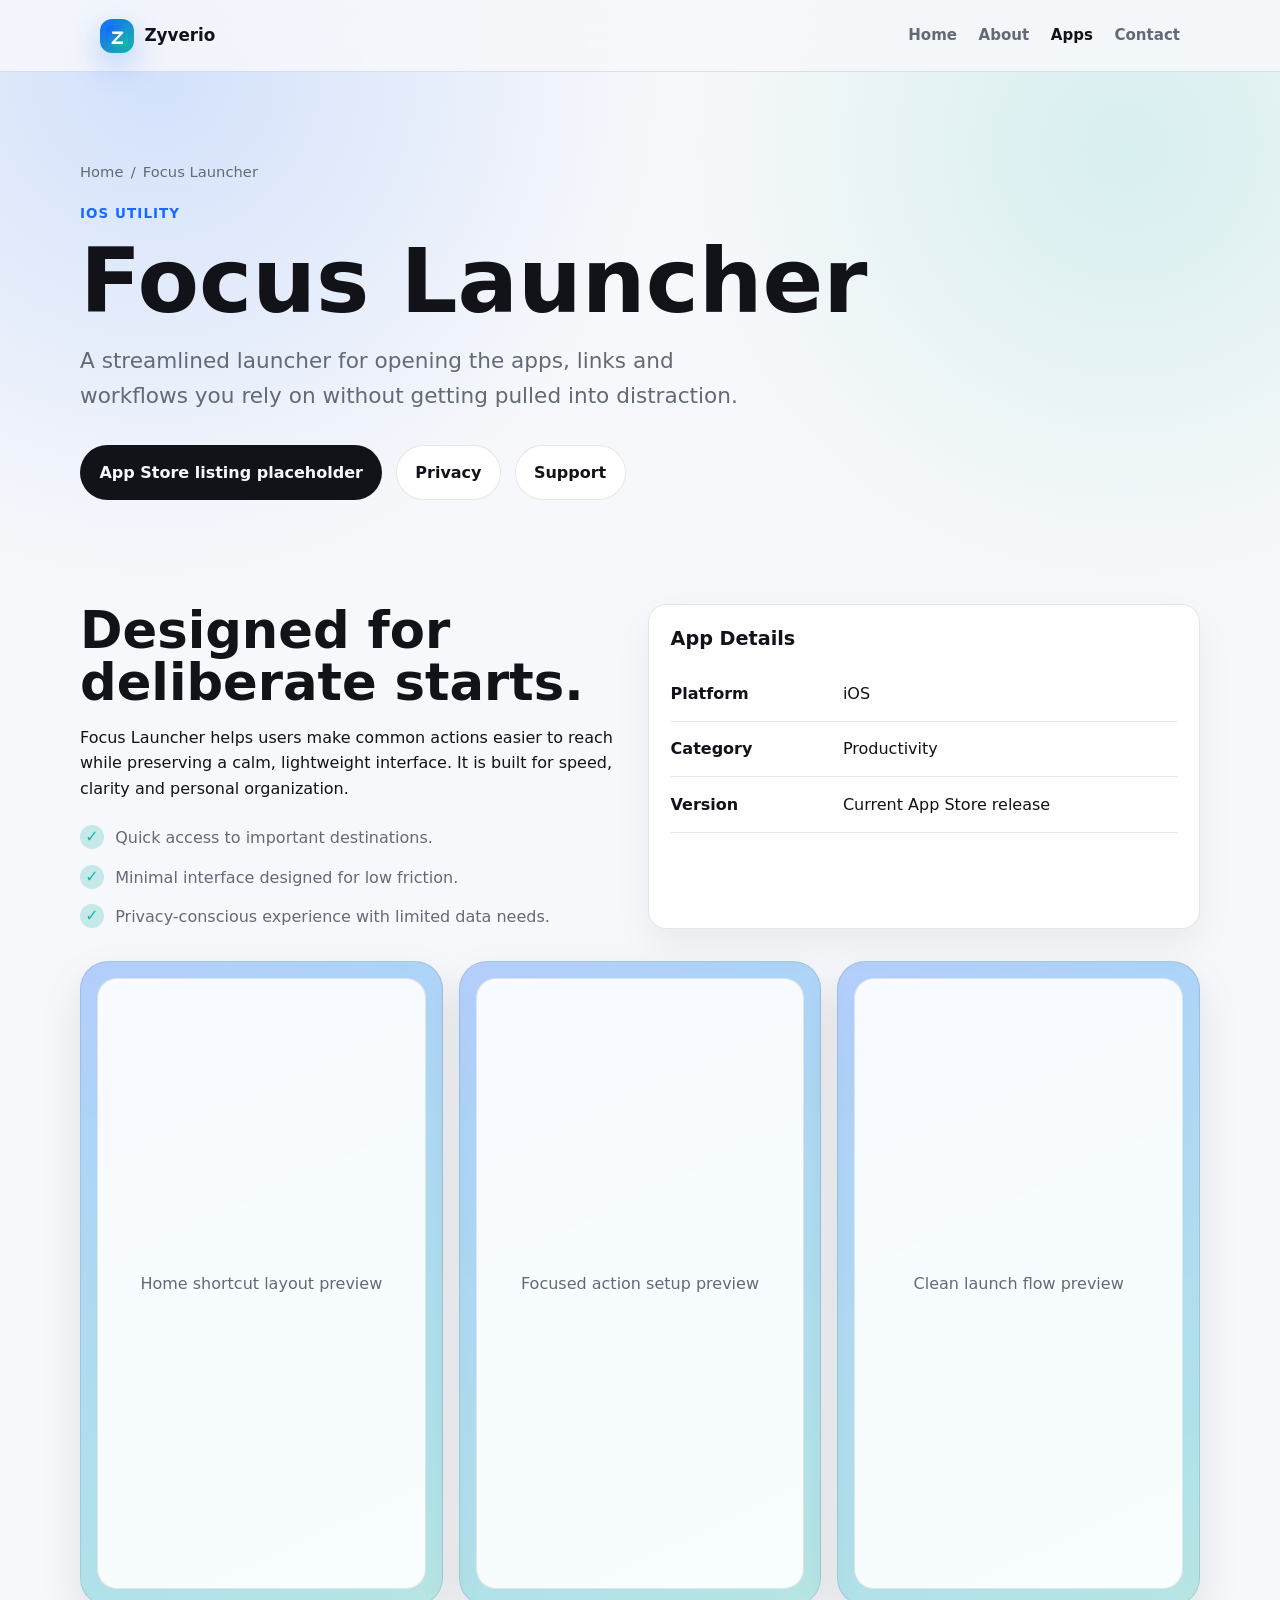
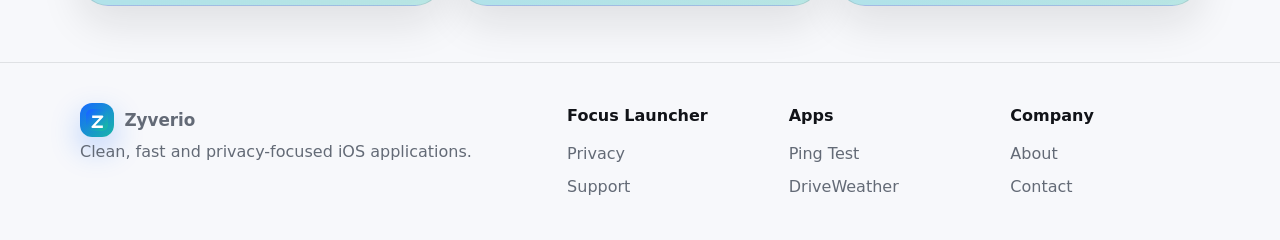
<file: apps/focuslauncher/index.html>
<!doctype html>
<html lang="en">
<head>
  <meta charset="utf-8"><meta name="viewport" content="width=device-width, initial-scale=1">
  <title>Focus Launcher | Zyverio</title>
  <meta name="description" content="Focus Launcher is a clean iOS app for creating fast, intentional launch paths to the apps and actions that matter.">
  <link rel="canonical" href="https://zyverio.com/apps/focuslauncher/">
  <meta property="og:type" content="website"><meta property="og:title" content="Focus Launcher by Zyverio"><meta property="og:description" content="Launch what matters faster with a clean, focused iOS utility."><meta property="og:url" content="https://zyverio.com/apps/focuslauncher/"><meta property="og:image" content="https://zyverio.com/images/zyverio-og.svg">
  <meta name="twitter:card" content="summary_large_image"><meta name="twitter:title" content="Focus Launcher by Zyverio"><meta name="twitter:description" content="Launch what matters faster with a clean, focused iOS utility."><meta name="twitter:image" content="https://zyverio.com/images/zyverio-og.svg">
  <link rel="icon" href="/icons/favicon.svg" type="image/svg+xml"><link rel="apple-touch-icon" href="/icons/apple-touch-icon.svg"><link rel="manifest" href="/assets/site.webmanifest"><link rel="stylesheet" href="/css/styles.css">
</head>
<body>
  <a class="skip-link" href="#main">Skip to content</a><header class="site-header"><nav class="nav" aria-label="Main navigation"><a class="brand" href="/"><span class="brand-mark"><img src="/icons/favicon.svg" alt=""></span>Zyverio</a><button class="nav-toggle" type="button" data-nav-toggle aria-label="Open navigation" aria-expanded="false"><span></span></button><div class="nav-links"><a href="/">Home</a><a href="/about.html">About</a><a href="/#apps" aria-current="page">Apps</a><a href="/contact.html">Contact</a></div></nav></header>
  <main id="main">
    <section class="page-hero"><div class="container reveal"><div class="crumbs"><a href="/">Home</a><span>/</span><span>Focus Launcher</span></div><p class="eyebrow">iOS utility</p><h1 class="page-title">Focus Launcher</h1><p class="lead">A streamlined launcher for opening the apps, links and workflows you rely on without getting pulled into distraction.</p><div class="actions"><a class="button" href="https://apps.apple.com/" rel="noopener">App Store listing placeholder</a><a class="button secondary" href="/apps/focuslauncher/privacy.html">Privacy</a><a class="button secondary" href="/apps/focuslauncher/support.html">Support</a></div></div></section>
    <section class="section compact"><div class="container grid two"><div class="reveal"><h2>Designed for deliberate starts.</h2><p>Focus Launcher helps users make common actions easier to reach while preserving a calm, lightweight interface. It is built for speed, clarity and personal organization.</p><ul class="feature-list"><li><span class="check">✓</span>Quick access to important destinations.</li><li><span class="check">✓</span>Minimal interface designed for low friction.</li><li><span class="check">✓</span>Privacy-conscious experience with limited data needs.</li></ul></div><div class="card reveal"><h3>App Details</h3><table class="meta-table"><tr><th>Platform</th><td>iOS</td></tr><tr><th>Category</th><td>Productivity</td></tr><tr><th>Version</th><td>Current App Store release</td></tr></table></div></div><div class="container screens"><div class="screenshot reveal"><div class="screenshot-inner">Home shortcut layout preview</div></div><div class="screenshot reveal"><div class="screenshot-inner">Focused action setup preview</div></div><div class="screenshot reveal"><div class="screenshot-inner">Clean launch flow preview</div></div></div></section>
  </main>
  <footer class="footer"><div class="footer-grid"><div><a class="brand" href="/"><span class="brand-mark"><img src="/icons/favicon.svg" alt=""></span>Zyverio</a><p>Clean, fast and privacy-focused iOS applications.</p></div><div><div class="footer-title">Focus Launcher</div><div class="footer-links"><a href="/apps/focuslauncher/privacy.html">Privacy</a><a href="/apps/focuslauncher/support.html">Support</a></div></div><div><div class="footer-title">Apps</div><div class="footer-links"><a href="/apps/ping-test/">Ping Test</a><a href="/apps/driveweather/">DriveWeather</a></div></div><div><div class="footer-title">Company</div><div class="footer-links"><a href="/about.html">About</a><a href="/contact.html">Contact</a></div></div></div></footer><script src="/js/main.js" defer></script>
</body>
</html>
</file>
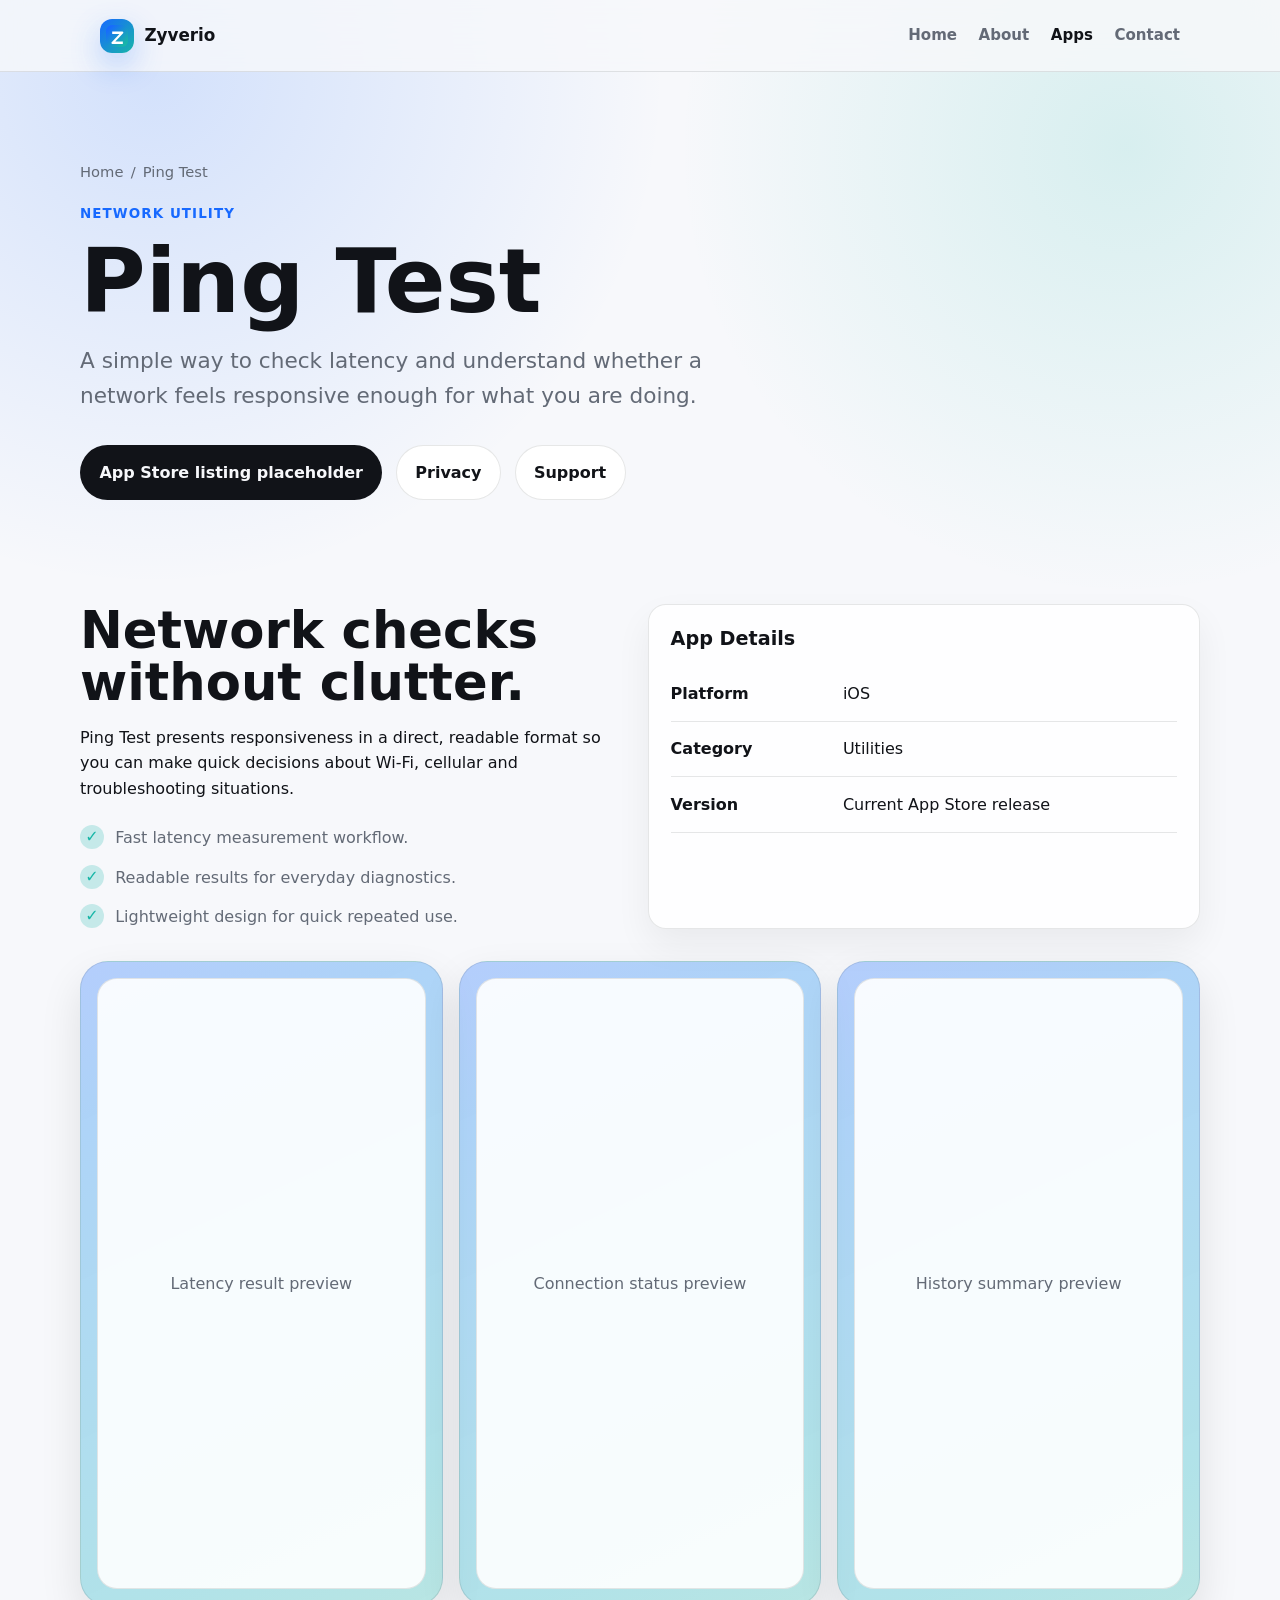
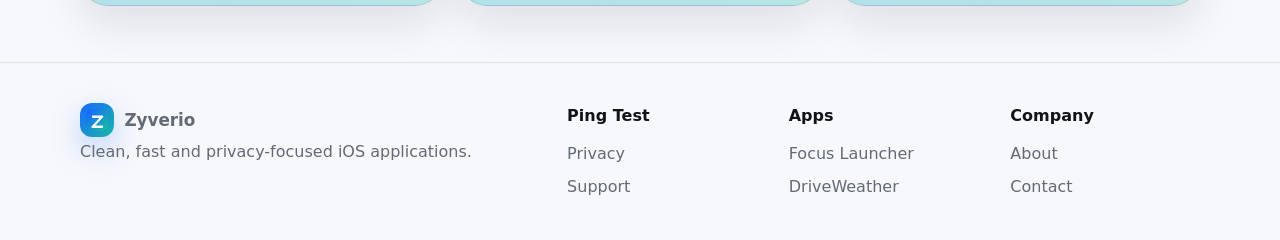
<file: apps/ping-test/index.html>
<!doctype html>
<html lang="en">
<head>
  <meta charset="utf-8"><meta name="viewport" content="width=device-width, initial-scale=1">
  <title>Ping Test | Zyverio</title>
  <meta name="description" content="Ping Test is a clean iOS utility for quick latency checks and simple network responsiveness insights.">
  <link rel="canonical" href="https://zyverio.com/apps/ping-test/">
  <meta property="og:type" content="website"><meta property="og:title" content="Ping Test by Zyverio"><meta property="og:description" content="Quick latency checks in a clean iOS app."><meta property="og:url" content="https://zyverio.com/apps/ping-test/"><meta property="og:image" content="https://zyverio.com/images/zyverio-og.svg">
  <meta name="twitter:card" content="summary_large_image"><link rel="icon" href="/icons/favicon.svg" type="image/svg+xml"><link rel="apple-touch-icon" href="/icons/apple-touch-icon.svg"><link rel="manifest" href="/assets/site.webmanifest"><link rel="stylesheet" href="/css/styles.css">
</head>
<body>
  <a class="skip-link" href="#main">Skip to content</a><header class="site-header"><nav class="nav" aria-label="Main navigation"><a class="brand" href="/"><span class="brand-mark"><img src="/icons/favicon.svg" alt=""></span>Zyverio</a><button class="nav-toggle" type="button" data-nav-toggle aria-label="Open navigation" aria-expanded="false"><span></span></button><div class="nav-links"><a href="/">Home</a><a href="/about.html">About</a><a href="/#apps" aria-current="page">Apps</a><a href="/contact.html">Contact</a></div></nav></header>
  <main id="main"><section class="page-hero"><div class="container reveal"><div class="crumbs"><a href="/">Home</a><span>/</span><span>Ping Test</span></div><p class="eyebrow">Network utility</p><h1 class="page-title">Ping Test</h1><p class="lead">A simple way to check latency and understand whether a network feels responsive enough for what you are doing.</p><div class="actions"><a class="button" href="https://apps.apple.com/" rel="noopener">App Store listing placeholder</a><a class="button secondary" href="/apps/ping-test/privacy.html">Privacy</a><a class="button secondary" href="/apps/ping-test/support.html">Support</a></div></div></section><section class="section compact"><div class="container grid two"><div class="reveal"><h2>Network checks without clutter.</h2><p>Ping Test presents responsiveness in a direct, readable format so you can make quick decisions about Wi-Fi, cellular and troubleshooting situations.</p><ul class="feature-list"><li><span class="check">✓</span>Fast latency measurement workflow.</li><li><span class="check">✓</span>Readable results for everyday diagnostics.</li><li><span class="check">✓</span>Lightweight design for quick repeated use.</li></ul></div><div class="card reveal"><h3>App Details</h3><table class="meta-table"><tr><th>Platform</th><td>iOS</td></tr><tr><th>Category</th><td>Utilities</td></tr><tr><th>Version</th><td>Current App Store release</td></tr></table></div></div><div class="container screens"><div class="screenshot reveal"><div class="screenshot-inner">Latency result preview</div></div><div class="screenshot reveal"><div class="screenshot-inner">Connection status preview</div></div><div class="screenshot reveal"><div class="screenshot-inner">History summary preview</div></div></div></section></main>
  <footer class="footer"><div class="footer-grid"><div><a class="brand" href="/"><span class="brand-mark"><img src="/icons/favicon.svg" alt=""></span>Zyverio</a><p>Clean, fast and privacy-focused iOS applications.</p></div><div><div class="footer-title">Ping Test</div><div class="footer-links"><a href="/apps/ping-test/privacy.html">Privacy</a><a href="/apps/ping-test/support.html">Support</a></div></div><div><div class="footer-title">Apps</div><div class="footer-links"><a href="/apps/focuslauncher/">Focus Launcher</a><a href="/apps/driveweather/">DriveWeather</a></div></div><div><div class="footer-title">Company</div><div class="footer-links"><a href="/about.html">About</a><a href="/contact.html">Contact</a></div></div></div></footer><script src="/js/main.js" defer></script>
</body>
</html>
</file>
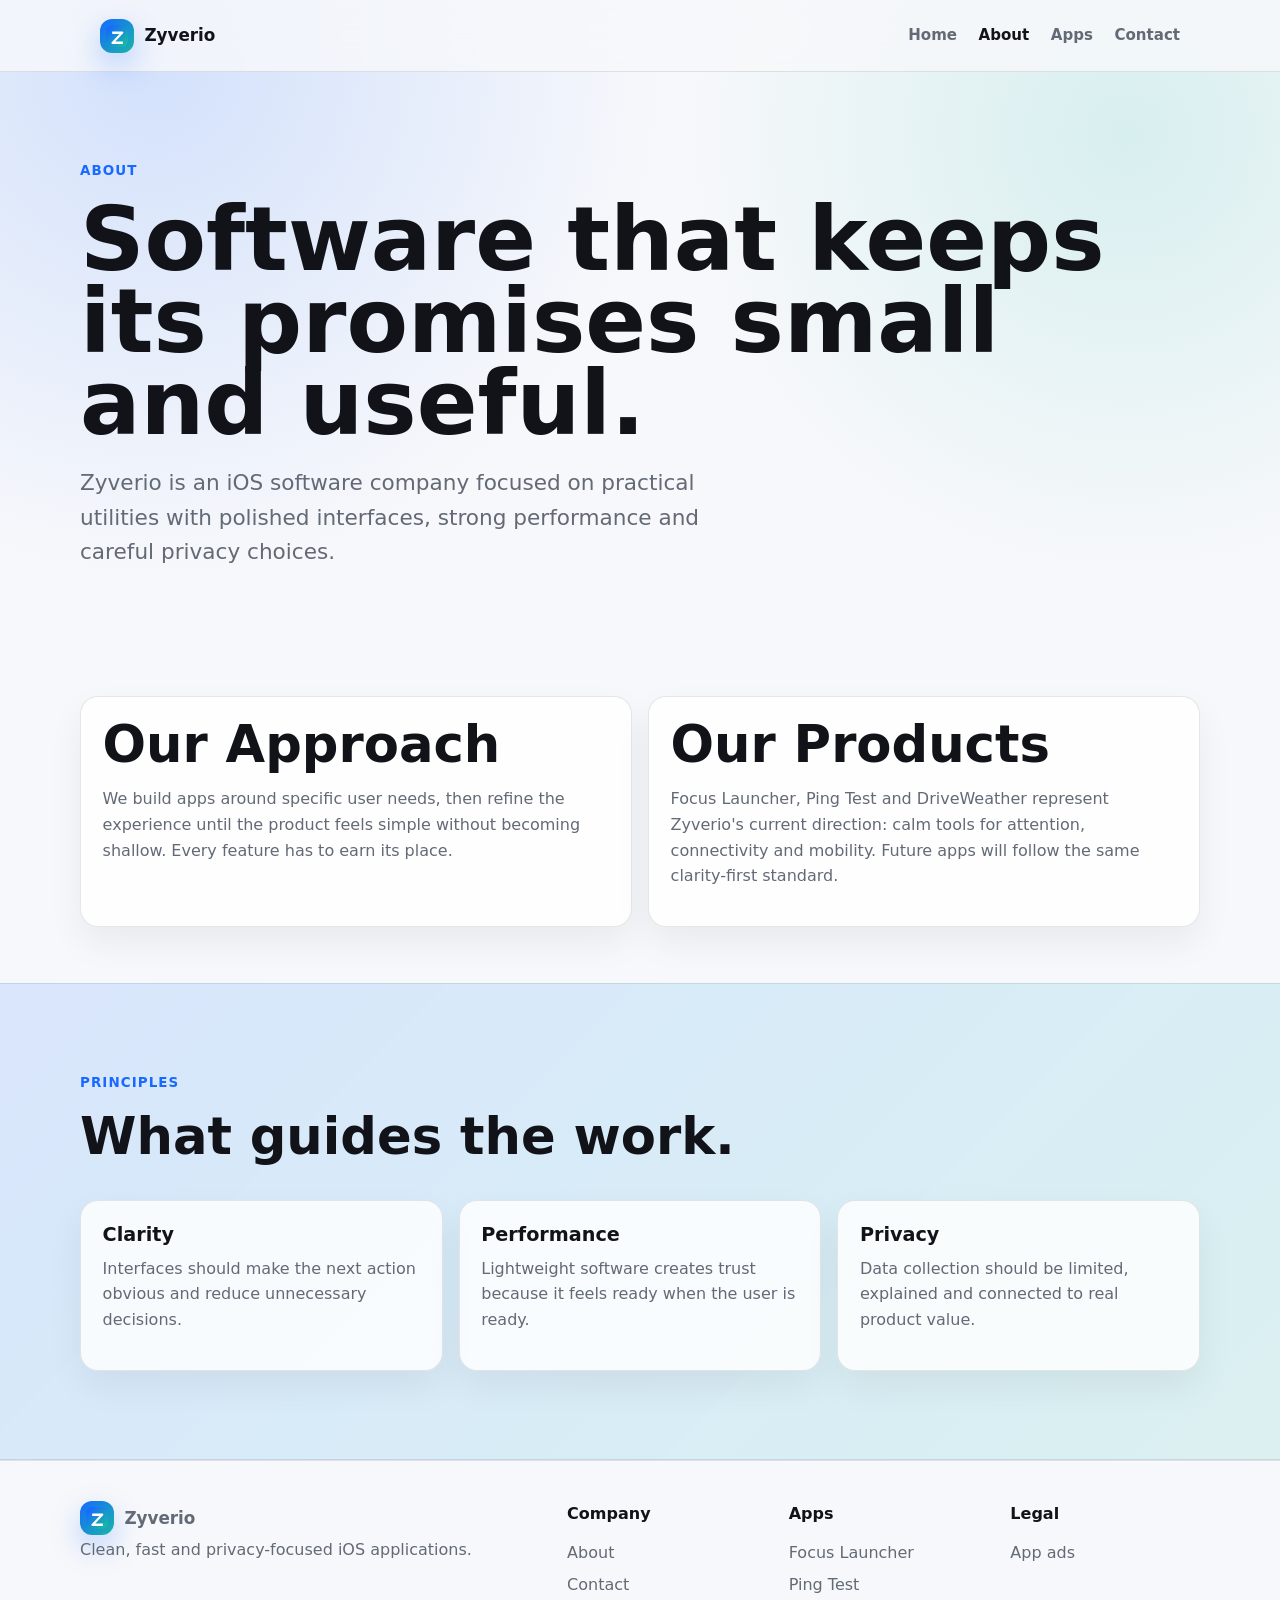
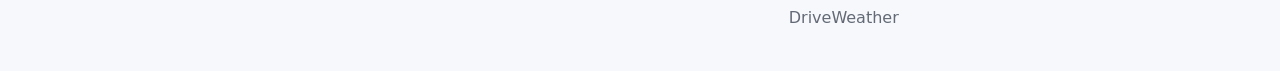
<file: about.html>
<!doctype html>
<html lang="en">
<head>
  <meta charset="utf-8">
  <meta name="viewport" content="width=device-width, initial-scale=1">
  <title>About Zyverio | iOS App Studio</title>
  <meta name="description" content="Learn about Zyverio, an independent software company building clean, fast and privacy-focused iOS applications.">
  <link rel="canonical" href="https://zyverio.com/about.html">
  <meta property="og:type" content="website"><meta property="og:title" content="About Zyverio"><meta property="og:description" content="Independent iOS apps built for speed, clarity and privacy."><meta property="og:url" content="https://zyverio.com/about.html"><meta property="og:image" content="https://zyverio.com/images/zyverio-og.svg">
  <meta name="twitter:card" content="summary_large_image"><meta name="twitter:title" content="About Zyverio"><meta name="twitter:description" content="Independent iOS apps built for speed, clarity and privacy."><meta name="twitter:image" content="https://zyverio.com/images/zyverio-og.svg">
  <link rel="icon" href="/icons/favicon.svg" type="image/svg+xml"><link rel="apple-touch-icon" href="/icons/apple-touch-icon.svg"><link rel="manifest" href="/assets/site.webmanifest"><link rel="stylesheet" href="/css/styles.css">
</head>
<body>
  <a class="skip-link" href="#main">Skip to content</a>
  <header class="site-header"><nav class="nav" aria-label="Main navigation"><a class="brand" href="/"><span class="brand-mark"><img src="/icons/favicon.svg" alt=""></span>Zyverio</a><button class="nav-toggle" type="button" data-nav-toggle aria-label="Open navigation" aria-expanded="false"><span></span></button><div class="nav-links"><a href="/">Home</a><a href="/about.html" aria-current="page">About</a><a href="/#apps">Apps</a><a href="/contact.html">Contact</a></div></nav></header>
  <main id="main">
    <section class="page-hero"><div class="container reveal"><p class="eyebrow">About</p><h1 class="page-title">Software that keeps its promises small and useful.</h1><p class="lead">Zyverio is an iOS software company focused on practical utilities with polished interfaces, strong performance and careful privacy choices.</p></div></section>
    <section class="section compact"><div class="container grid two"><div class="card reveal"><h2>Our Approach</h2><p>We build apps around specific user needs, then refine the experience until the product feels simple without becoming shallow. Every feature has to earn its place.</p></div><div class="card reveal"><h2>Our Products</h2><p>Focus Launcher, Ping Test and DriveWeather represent Zyverio's current direction: calm tools for attention, connectivity and mobility. Future apps will follow the same clarity-first standard.</p></div></div></section>
    <section class="section band"><div class="container"><div class="section-head reveal"><p class="eyebrow">Principles</p><h2>What guides the work.</h2></div><div class="grid three"><div class="card reveal"><h3>Clarity</h3><p>Interfaces should make the next action obvious and reduce unnecessary decisions.</p></div><div class="card reveal"><h3>Performance</h3><p>Lightweight software creates trust because it feels ready when the user is ready.</p></div><div class="card reveal"><h3>Privacy</h3><p>Data collection should be limited, explained and connected to real product value.</p></div></div></div></section>
  </main>
  <footer class="footer"><div class="footer-grid"><div><a class="brand" href="/"><span class="brand-mark"><img src="/icons/favicon.svg" alt=""></span>Zyverio</a><p>Clean, fast and privacy-focused iOS applications.</p></div><div><div class="footer-title">Company</div><div class="footer-links"><a href="/about.html">About</a><a href="/contact.html">Contact</a></div></div><div><div class="footer-title">Apps</div><div class="footer-links"><a href="/apps/focuslauncher/">Focus Launcher</a><a href="/apps/ping-test/">Ping Test</a><a href="/apps/driveweather/">DriveWeather</a></div></div><div><div class="footer-title">Legal</div><div class="footer-links"><a href="/app-ads.txt">App ads</a></div></div></div></footer>
  <script src="/js/main.js" defer></script>
</body>
</html>
</file>
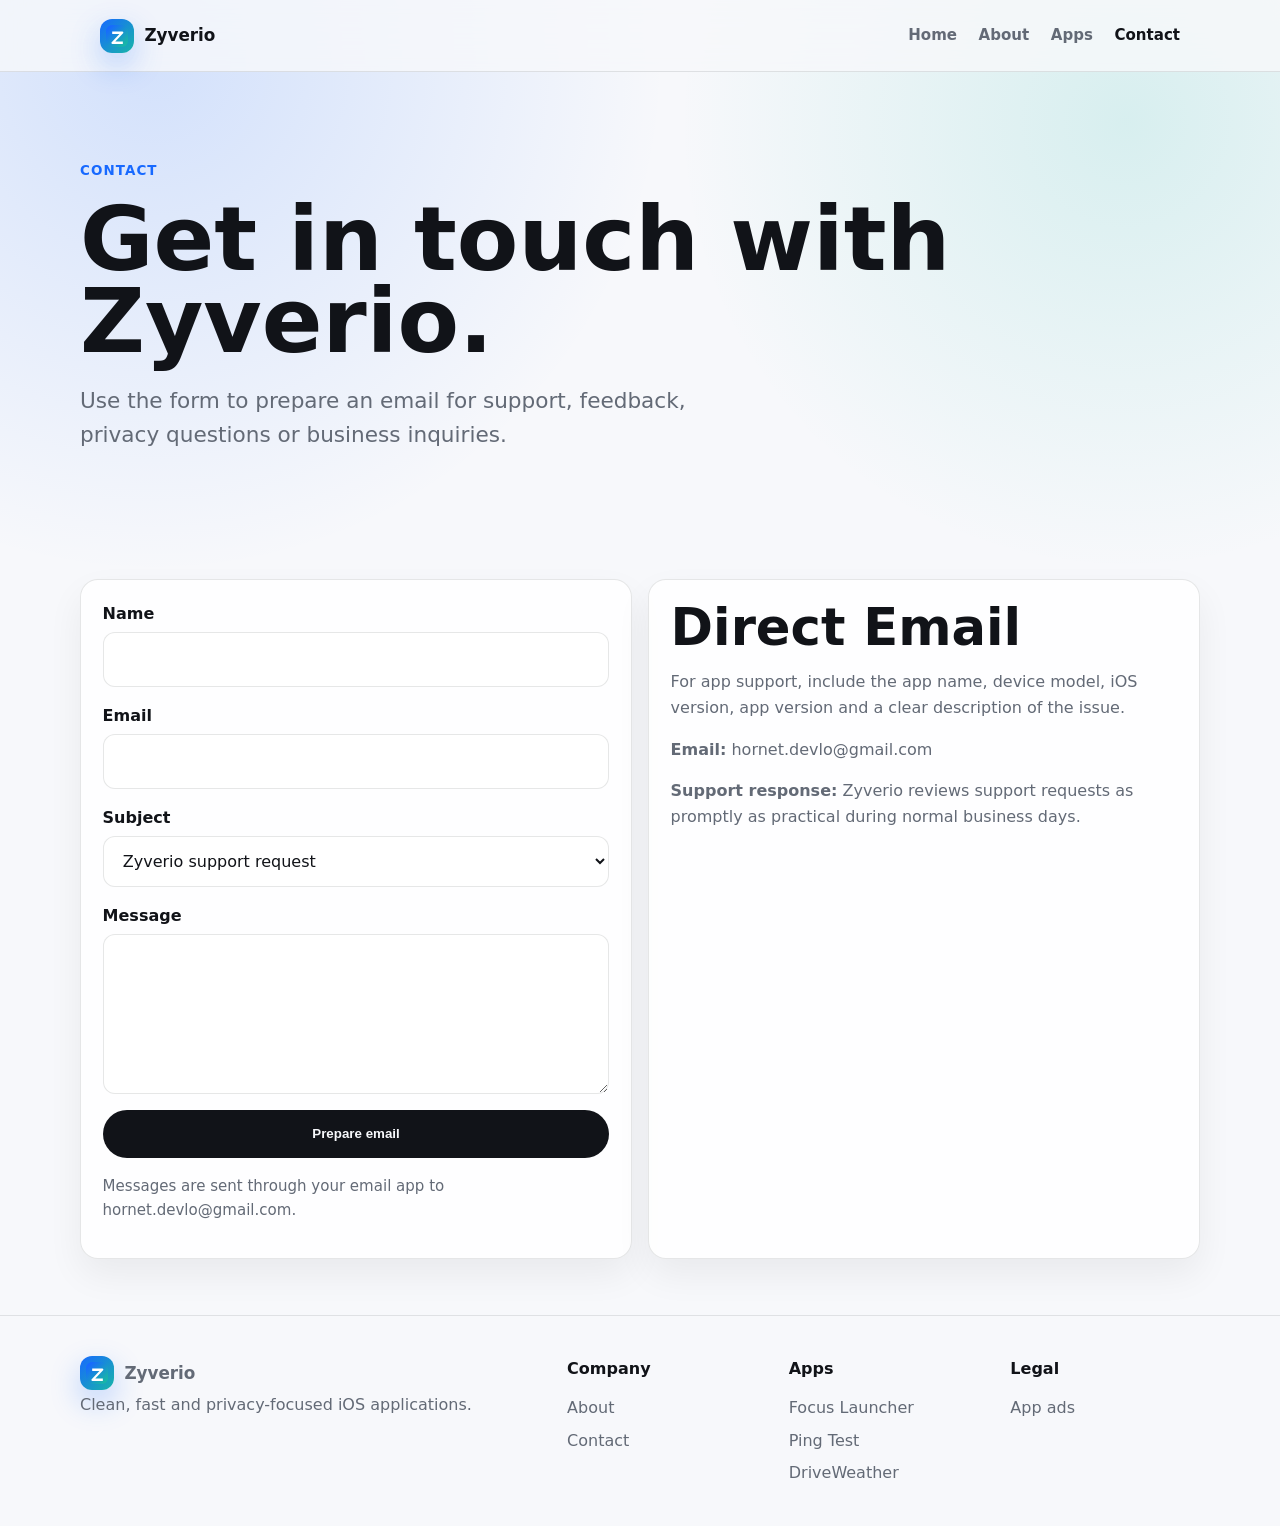
<file: contact.html>
<!doctype html>
<html lang="en">
<head>
  <meta charset="utf-8">
  <meta name="viewport" content="width=device-width, initial-scale=1">
  <title>Contact Zyverio | Support and Inquiries</title>
  <meta name="description" content="Contact Zyverio for app support, privacy questions, business inquiries and feedback.">
  <link rel="canonical" href="https://zyverio.com/contact.html">
  <meta property="og:type" content="website"><meta property="og:title" content="Contact Zyverio"><meta property="og:description" content="Support, privacy questions, business inquiries and feedback."><meta property="og:url" content="https://zyverio.com/contact.html"><meta property="og:image" content="https://zyverio.com/images/zyverio-og.svg">
  <meta name="twitter:card" content="summary_large_image"><meta name="twitter:title" content="Contact Zyverio"><meta name="twitter:description" content="Support, privacy questions, business inquiries and feedback."><meta name="twitter:image" content="https://zyverio.com/images/zyverio-og.svg">
  <link rel="icon" href="/icons/favicon.svg" type="image/svg+xml"><link rel="apple-touch-icon" href="/icons/apple-touch-icon.svg"><link rel="manifest" href="/assets/site.webmanifest"><link rel="stylesheet" href="/css/styles.css">
</head>
<body>
  <a class="skip-link" href="#main">Skip to content</a>
  <header class="site-header"><nav class="nav" aria-label="Main navigation"><a class="brand" href="/"><span class="brand-mark"><img src="/icons/favicon.svg" alt=""></span>Zyverio</a><button class="nav-toggle" type="button" data-nav-toggle aria-label="Open navigation" aria-expanded="false"><span></span></button><div class="nav-links"><a href="/">Home</a><a href="/about.html">About</a><a href="/#apps">Apps</a><a href="/contact.html" aria-current="page">Contact</a></div></nav></header>
  <main id="main">
    <section class="page-hero"><div class="container reveal"><p class="eyebrow">Contact</p><h1 class="page-title">Get in touch with Zyverio.</h1><p class="lead">Use the form to prepare an email for support, feedback, privacy questions or business inquiries.</p></div></section>
    <section class="section compact"><div class="container grid two"><form class="card contact-form reveal" data-contact-form><div class="field"><label for="name">Name</label><input id="name" name="name" autocomplete="name" required></div><div class="field"><label for="email">Email</label><input id="email" name="email" type="email" autocomplete="email" required></div><div class="field"><label for="subject">Subject</label><select id="subject" name="subject"><option>Zyverio support request</option><option>Privacy question</option><option>Business inquiry</option><option>Product feedback</option></select></div><div class="field"><label for="message">Message</label><textarea id="message" name="message" required></textarea></div><button class="button" type="submit">Prepare email</button><p class="form-note" data-form-status>Messages are sent through your email app to hornet.devlo@gmail.com.</p></form><aside class="card reveal"><h2>Direct Email</h2><p>For app support, include the app name, device model, iOS version, app version and a clear description of the issue.</p><p><strong>Email:</strong> hornet.devlo@gmail.com</p><p><strong>Support response:</strong> Zyverio reviews support requests as promptly as practical during normal business days.</p></aside></div></section>
  </main>
  <footer class="footer"><div class="footer-grid"><div><a class="brand" href="/"><span class="brand-mark"><img src="/icons/favicon.svg" alt=""></span>Zyverio</a><p>Clean, fast and privacy-focused iOS applications.</p></div><div><div class="footer-title">Company</div><div class="footer-links"><a href="/about.html">About</a><a href="/contact.html">Contact</a></div></div><div><div class="footer-title">Apps</div><div class="footer-links"><a href="/apps/focuslauncher/">Focus Launcher</a><a href="/apps/ping-test/">Ping Test</a><a href="/apps/driveweather/">DriveWeather</a></div></div><div><div class="footer-title">Legal</div><div class="footer-links"><a href="/app-ads.txt">App ads</a></div></div></div></footer>
  <script src="/js/main.js" defer></script>
</body>
</html>
</file>
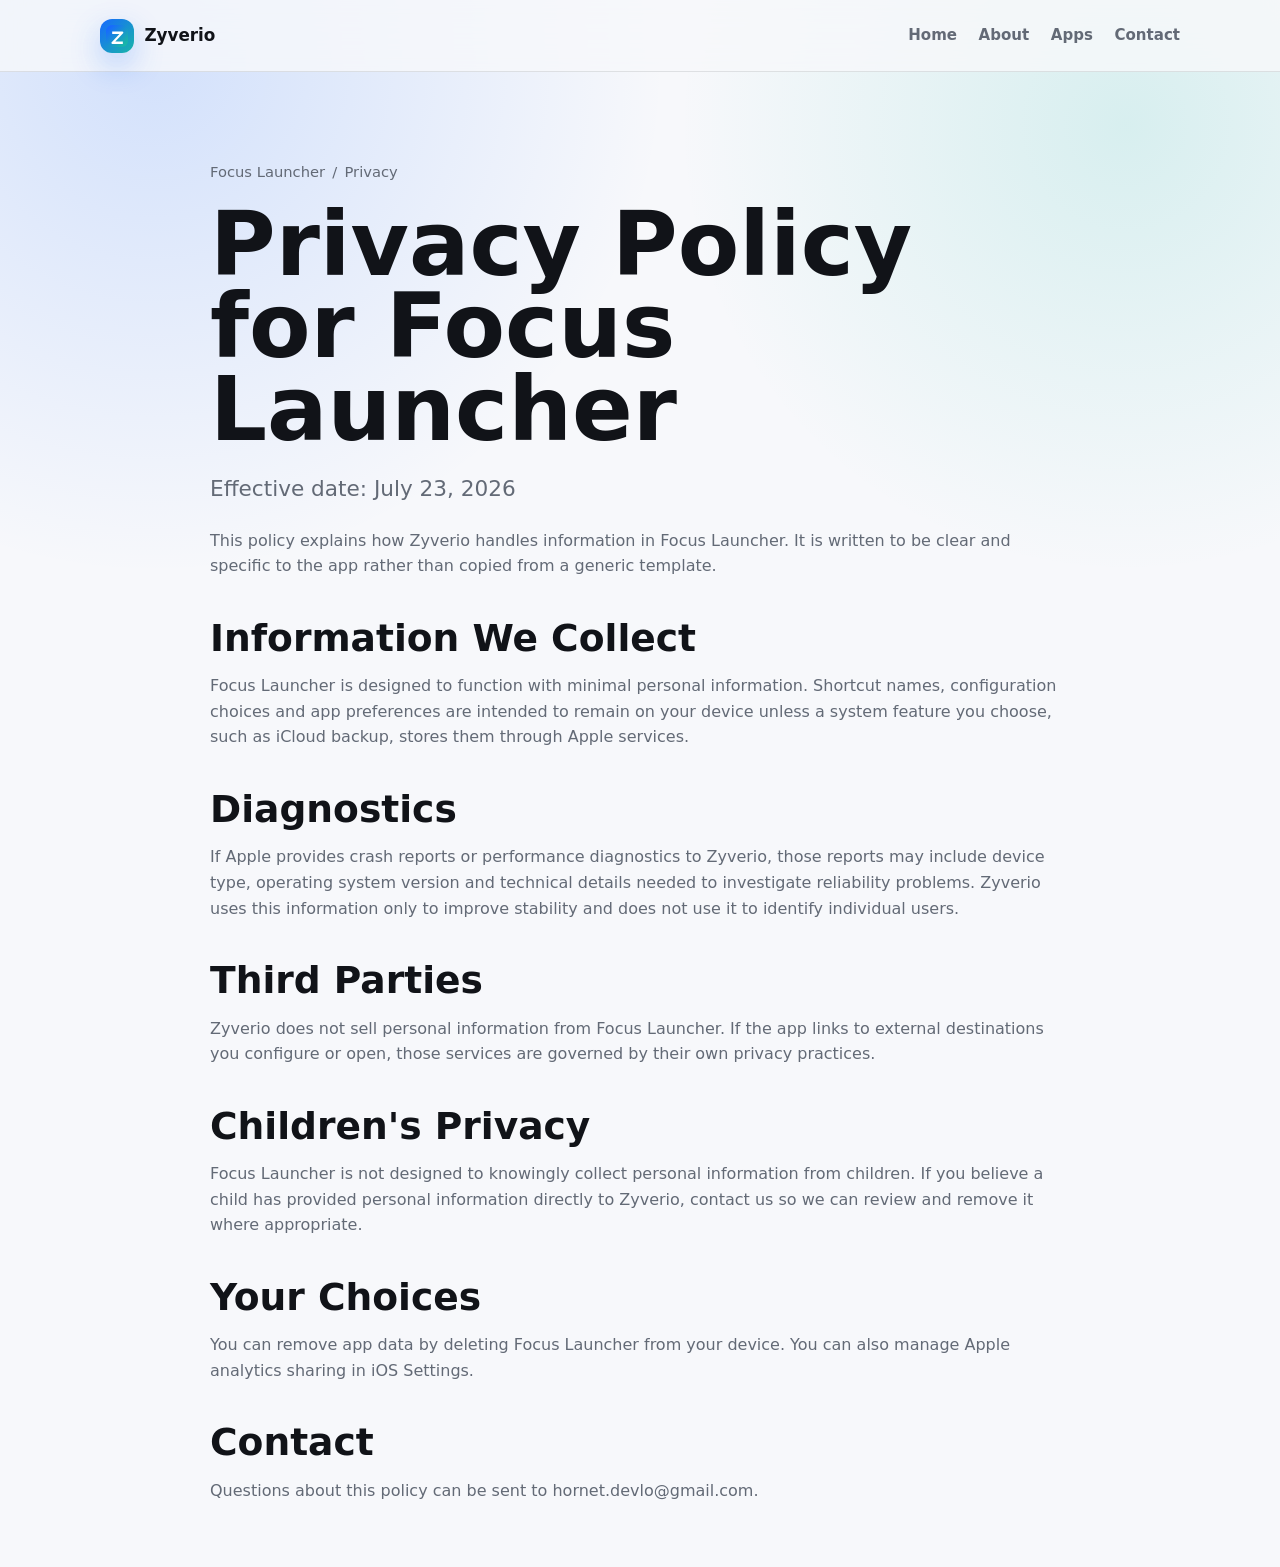
<file: apps/focuslauncher/privacy.html>
<!doctype html>
<html lang="en">
<head>
  <meta charset="utf-8"><meta name="viewport" content="width=device-width, initial-scale=1">
  <title>Focus Launcher Privacy Policy | Zyverio</title>
  <meta name="description" content="Privacy Policy for Focus Launcher by Zyverio.">
  <link rel="canonical" href="https://zyverio.com/apps/focuslauncher/privacy.html">
  <meta property="og:type" content="article"><meta property="og:title" content="Focus Launcher Privacy Policy"><meta property="og:description" content="How Focus Launcher handles privacy and user data."><meta property="og:url" content="https://zyverio.com/apps/focuslauncher/privacy.html"><meta property="og:image" content="https://zyverio.com/images/zyverio-og.svg">
  <meta name="twitter:card" content="summary_large_image"><link rel="icon" href="/icons/favicon.svg" type="image/svg+xml"><link rel="apple-touch-icon" href="/icons/apple-touch-icon.svg"><link rel="manifest" href="/assets/site.webmanifest"><link rel="stylesheet" href="/css/styles.css">
</head>
<body>
  <a class="skip-link" href="#main">Skip to content</a><header class="site-header"><nav class="nav" aria-label="Main navigation"><a class="brand" href="/"><span class="brand-mark"><img src="/icons/favicon.svg" alt=""></span>Zyverio</a><button class="nav-toggle" type="button" data-nav-toggle aria-label="Open navigation" aria-expanded="false"><span></span></button><div class="nav-links"><a href="/">Home</a><a href="/about.html">About</a><a href="/#apps">Apps</a><a href="/contact.html">Contact</a></div></nav></header>
  <main id="main"><section class="page-hero"><div class="container policy reveal"><div class="crumbs"><a href="/apps/focuslauncher/">Focus Launcher</a><span>/</span><span>Privacy</span></div><h1 class="page-title">Privacy Policy for Focus Launcher</h1><p class="lead">Effective date: July 23, 2026</p><p>This policy explains how Zyverio handles information in Focus Launcher. It is written to be clear and specific to the app rather than copied from a generic template.</p><h2>Information We Collect</h2><p>Focus Launcher is designed to function with minimal personal information. Shortcut names, configuration choices and app preferences are intended to remain on your device unless a system feature you choose, such as iCloud backup, stores them through Apple services.</p><h2>Diagnostics</h2><p>If Apple provides crash reports or performance diagnostics to Zyverio, those reports may include device type, operating system version and technical details needed to investigate reliability problems. Zyverio uses this information only to improve stability and does not use it to identify individual users.</p><h2>Third Parties</h2><p>Zyverio does not sell personal information from Focus Launcher. If the app links to external destinations you configure or open, those services are governed by their own privacy practices.</p><h2>Children's Privacy</h2><p>Focus Launcher is not designed to knowingly collect personal information from children. If you believe a child has provided personal information directly to Zyverio, contact us so we can review and remove it where appropriate.</p><h2>Your Choices</h2><p>You can remove app data by deleting Focus Launcher from your device. You can also manage Apple analytics sharing in iOS Settings.</p><h2>Contact</h2><p>Questions about this policy can be sent to <a href="mailto:hornet.devlo@gmail.com">hornet.devlo@gmail.com</a>.</p></div></section></main>
  <script src="/js/main.js" defer></script>
</body>
</html>
</file>
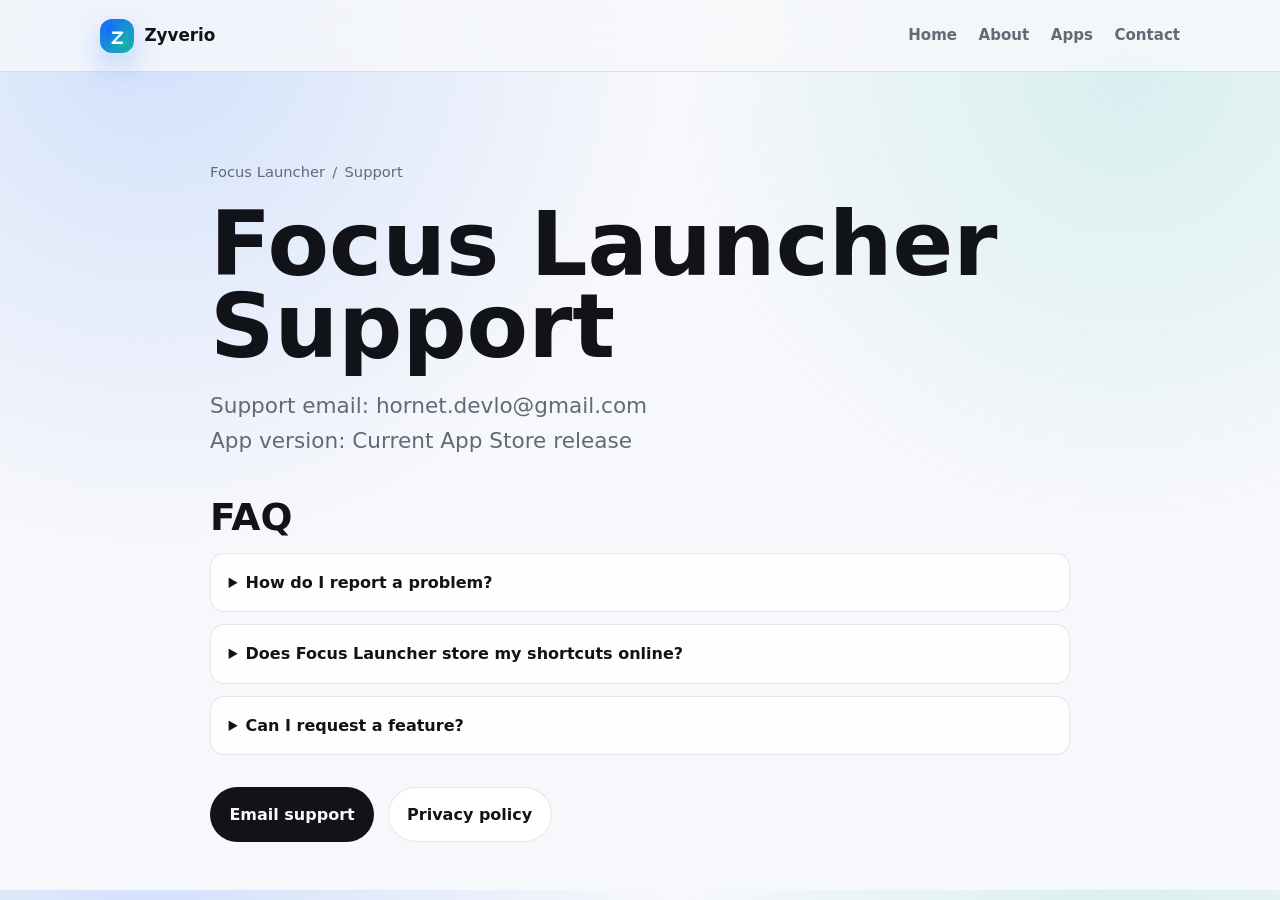
<file: apps/focuslauncher/support.html>
<!doctype html>
<html lang="en">
<head>
  <meta charset="utf-8"><meta name="viewport" content="width=device-width, initial-scale=1">
  <title>Focus Launcher Support | Zyverio</title>
  <meta name="description" content="Support, FAQ and contact details for Focus Launcher by Zyverio.">
  <link rel="canonical" href="https://zyverio.com/apps/focuslauncher/support.html">
  <meta property="og:type" content="website"><meta property="og:title" content="Focus Launcher Support"><meta property="og:description" content="FAQ and support details for Focus Launcher."><meta property="og:url" content="https://zyverio.com/apps/focuslauncher/support.html"><meta property="og:image" content="https://zyverio.com/images/zyverio-og.svg">
  <meta name="twitter:card" content="summary_large_image"><link rel="icon" href="/icons/favicon.svg" type="image/svg+xml"><link rel="apple-touch-icon" href="/icons/apple-touch-icon.svg"><link rel="manifest" href="/assets/site.webmanifest"><link rel="stylesheet" href="/css/styles.css">
</head>
<body>
  <a class="skip-link" href="#main">Skip to content</a><header class="site-header"><nav class="nav" aria-label="Main navigation"><a class="brand" href="/"><span class="brand-mark"><img src="/icons/favicon.svg" alt=""></span>Zyverio</a><button class="nav-toggle" type="button" data-nav-toggle aria-label="Open navigation" aria-expanded="false"><span></span></button><div class="nav-links"><a href="/">Home</a><a href="/about.html">About</a><a href="/#apps">Apps</a><a href="/contact.html">Contact</a></div></nav></header>
  <main id="main"><section class="page-hero"><div class="container support reveal"><div class="crumbs"><a href="/apps/focuslauncher/">Focus Launcher</a><span>/</span><span>Support</span></div><h1 class="page-title">Focus Launcher Support</h1><p class="lead">Support email: hornet.devlo@gmail.com<br>App version: Current App Store release</p><div class="faq"><h2>FAQ</h2><details><summary>How do I report a problem?</summary><p>Email hornet.devlo@gmail.com with your device model, iOS version, Focus Launcher app version and the steps that reproduce the issue.</p></details><details><summary>Does Focus Launcher store my shortcuts online?</summary><p>The app is designed around local configuration. If you enable Apple backup or sync features, Apple may handle that storage according to your device settings.</p></details><details><summary>Can I request a feature?</summary><p>Yes. Zyverio welcomes focused feature requests that improve speed, clarity or privacy.</p></details></div><div class="actions"><a class="button" href="mailto:hornet.devlo@gmail.com?subject=Focus%20Launcher%20Support">Email support</a><a class="button secondary" href="/apps/focuslauncher/privacy.html">Privacy policy</a></div></div></section></main>
  <script src="/js/main.js" defer></script>
</body>
</html>
</file>
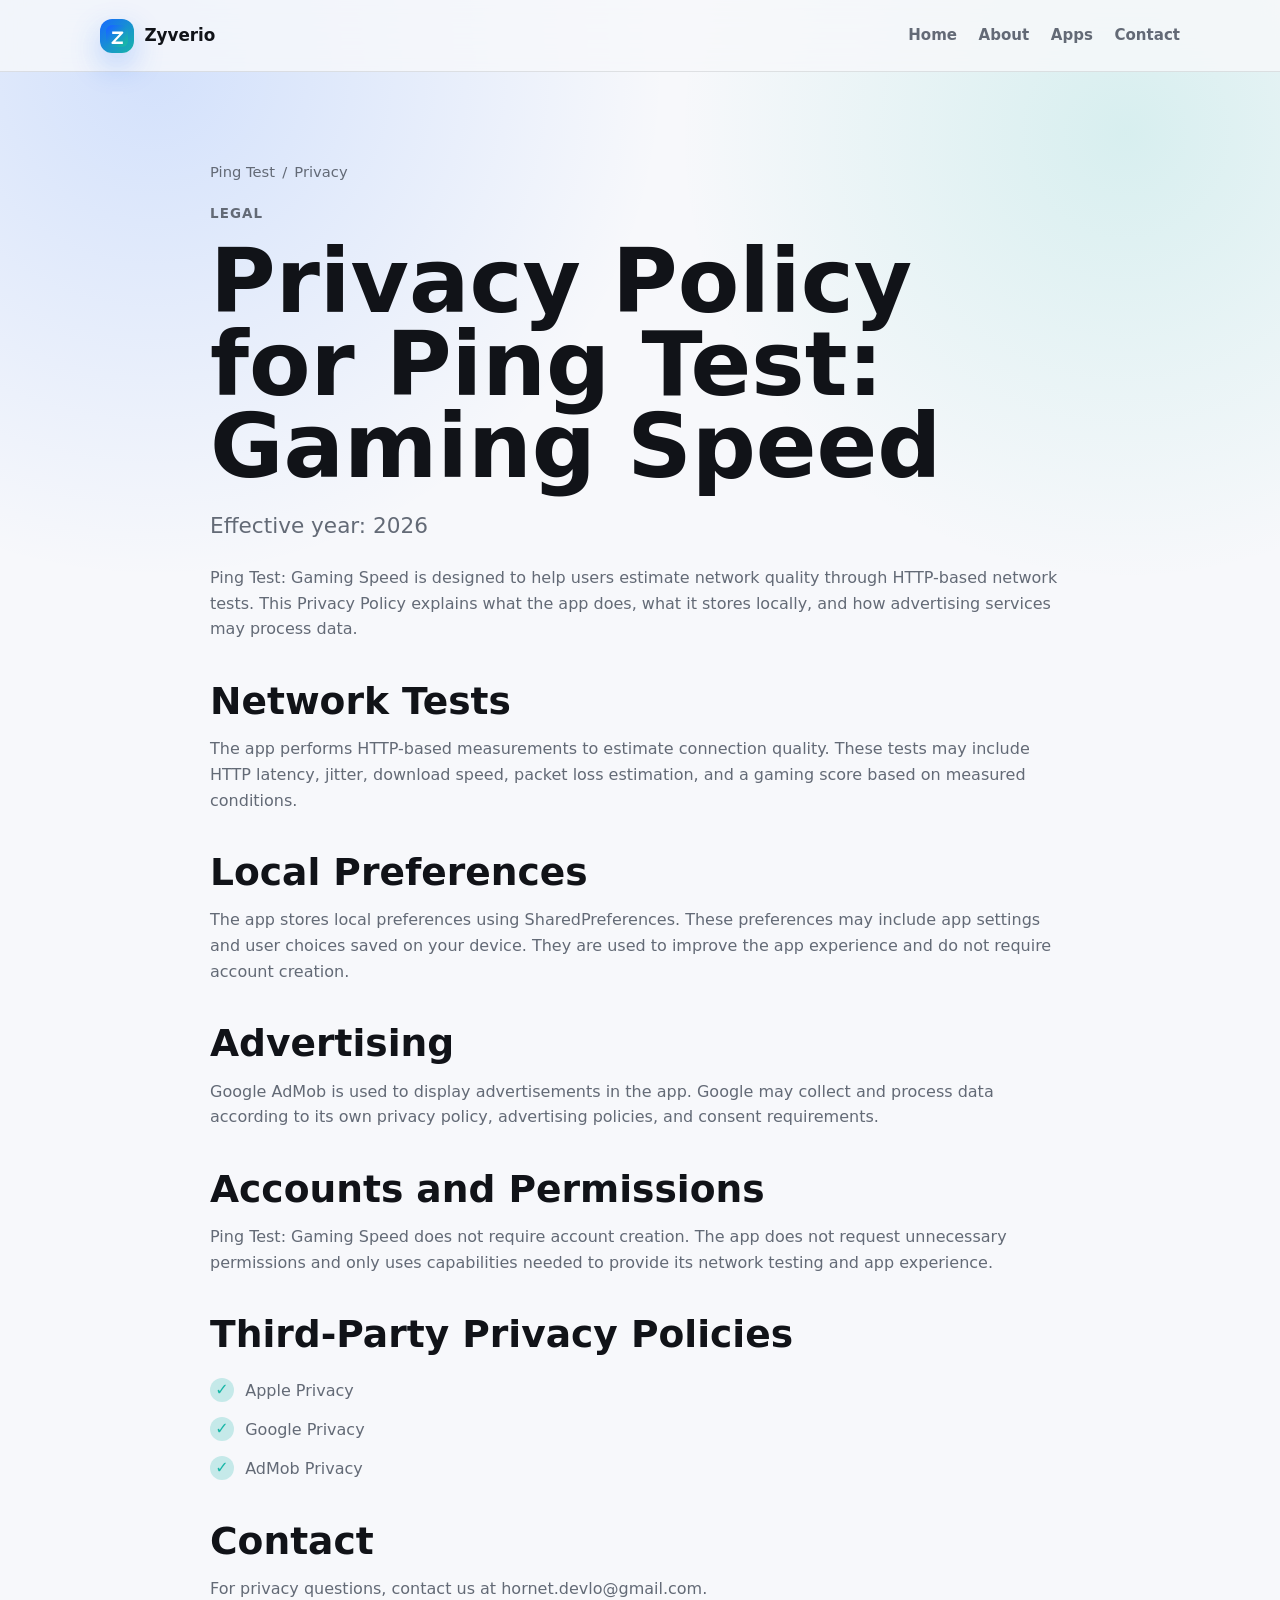
<file: apps/ping-test/privacy.html>
<!DOCTYPE html>
<html lang="en">
<head>
  <meta charset="utf-8"><meta name="viewport" content="width=device-width, initial-scale=1">
  <title>Privacy Policy | Ping Test: Gaming Speed</title>
  <meta name="description" content="Read the Privacy Policy for Ping Test: Gaming Speed, including HTTP-based network tests, local preferences, and Google AdMob advertising.">
  <link rel="canonical" href="https://zyverio.site/apps/ping-test/privacy.html">
  <meta property="og:type" content="article"><meta property="og:title" content="Privacy Policy | Ping Test: Gaming Speed"><meta property="og:description" content="Privacy details for Ping Test: Gaming Speed."><meta property="og:url" content="https://zyverio.site/apps/ping-test/privacy.html"><meta property="og:image" content="https://zyverio.site/images/zyverio-og.svg">
  <meta name="twitter:card" content="summary_large_image"><meta name="twitter:title" content="Privacy Policy | Ping Test: Gaming Speed"><meta name="twitter:description" content="Privacy details for Ping Test: Gaming Speed."><meta name="twitter:image" content="https://zyverio.site/images/zyverio-og.svg"><link rel="icon" href="/icons/favicon.svg" type="image/svg+xml"><link rel="apple-touch-icon" href="/icons/apple-touch-icon.svg"><link rel="manifest" href="/assets/site.webmanifest"><link rel="stylesheet" href="/css/styles.css">
</head>
<body>
  <a class="skip-link" href="#main">Skip to content</a><header class="site-header"><nav class="nav" aria-label="Main navigation"><a class="brand" href="/"><span class="brand-mark"><img src="/icons/favicon.svg" alt=""></span>Zyverio</a><button class="nav-toggle" type="button" data-nav-toggle aria-label="Open navigation" aria-expanded="false"><span></span></button><div class="nav-links"><a href="/">Home</a><a href="/about.html">About</a><a href="/#apps">Apps</a><a href="/contact.html">Contact</a></div></nav></header>
  <main id="main"><section class="page-hero"><div class="container policy reveal"><div class="crumbs"><a href="/apps/ping-test/">Ping Test</a><span>/</span><span>Privacy</span></div><p class="eyebrow">Legal</p><h1 class="page-title">Privacy Policy for Ping Test: Gaming Speed</h1><p class="lead">Effective year: 2026</p><p>Ping Test: Gaming Speed is designed to help users estimate network quality through HTTP-based network tests. This Privacy Policy explains what the app does, what it stores locally, and how advertising services may process data.</p><h2>Network Tests</h2><p>The app performs HTTP-based measurements to estimate connection quality. These tests may include HTTP latency, jitter, download speed, packet loss estimation, and a gaming score based on measured conditions.</p><h2>Local Preferences</h2><p>The app stores local preferences using SharedPreferences. These preferences may include app settings and user choices saved on your device. They are used to improve the app experience and do not require account creation.</p><h2>Advertising</h2><p>Google AdMob is used to display advertisements in the app. Google may collect and process data according to its own privacy policy, advertising policies, and consent requirements.</p><h2>Accounts and Permissions</h2><p>Ping Test: Gaming Speed does not require account creation. The app does not request unnecessary permissions and only uses capabilities needed to provide its network testing and app experience.</p><h2>Third-Party Privacy Policies</h2><ul class="feature-list"><li><span class="check">✓</span><a href="https://www.apple.com/legal/privacy/" target="_blank" rel="noopener noreferrer">Apple Privacy</a></li><li><span class="check">✓</span><a href="https://policies.google.com/privacy" target="_blank" rel="noopener noreferrer">Google Privacy</a></li><li><span class="check">✓</span><a href="https://support.google.com/admob/answer/6128543" target="_blank" rel="noopener noreferrer">AdMob Privacy</a></li></ul><h2>Contact</h2><p>For privacy questions, contact us at <a href="mailto:hornet.devlo@gmail.com">hornet.devlo@gmail.com</a>.</p></div></section></main>
  <script src="/js/main.js" defer></script>
</body>
</html>
</file>
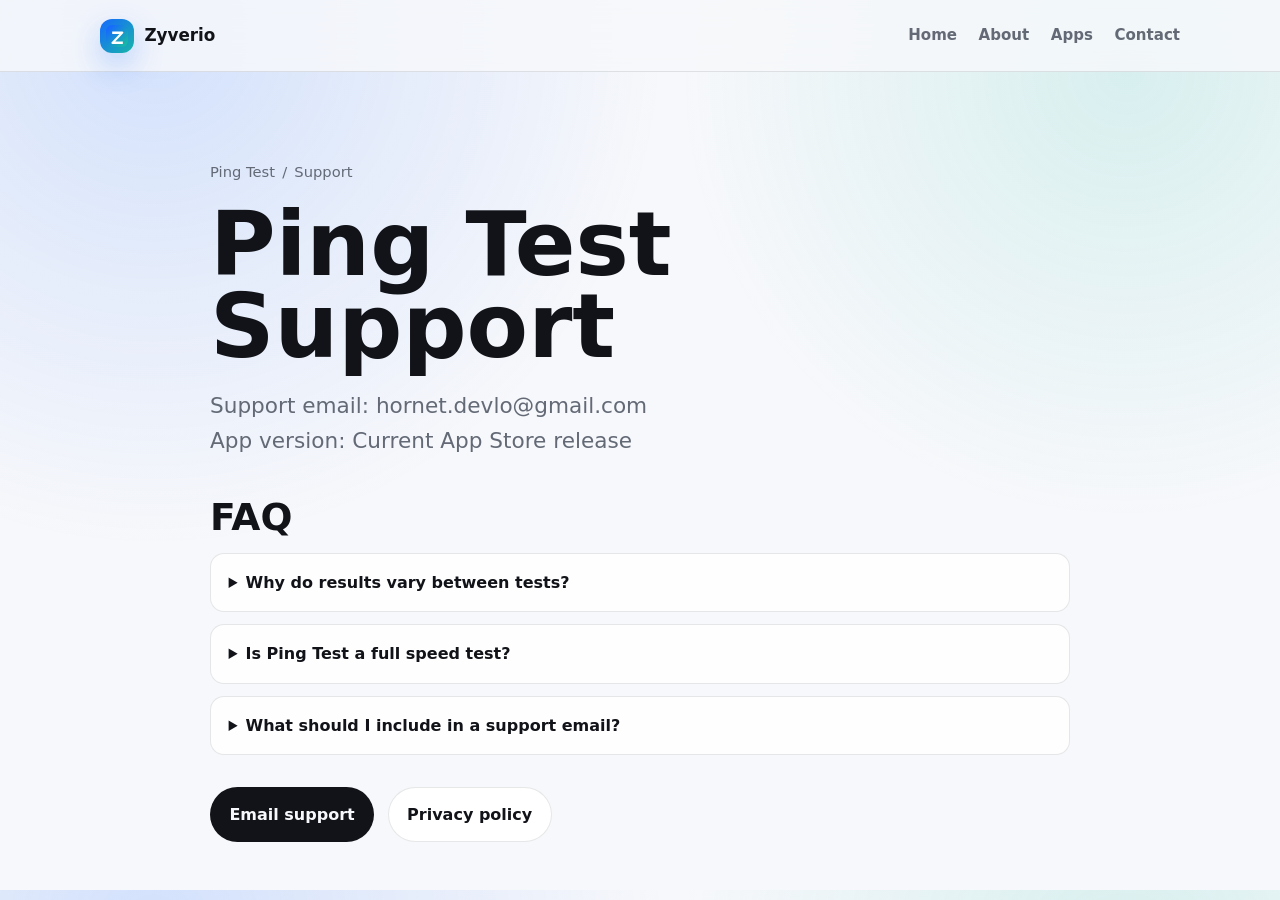
<file: apps/ping-test/support.html>
<!doctype html>
<html lang="en">
<head>
  <meta charset="utf-8"><meta name="viewport" content="width=device-width, initial-scale=1">
  <title>Ping Test Support | Zyverio</title>
  <meta name="description" content="Support, FAQ and contact details for Ping Test by Zyverio.">
  <link rel="canonical" href="https://zyverio.com/apps/ping-test/support.html">
  <meta property="og:type" content="website"><meta property="og:title" content="Ping Test Support"><meta property="og:description" content="FAQ and support details for Ping Test."><meta property="og:url" content="https://zyverio.com/apps/ping-test/support.html"><meta property="og:image" content="https://zyverio.com/images/zyverio-og.svg">
  <meta name="twitter:card" content="summary_large_image"><link rel="icon" href="/icons/favicon.svg" type="image/svg+xml"><link rel="apple-touch-icon" href="/icons/apple-touch-icon.svg"><link rel="manifest" href="/assets/site.webmanifest"><link rel="stylesheet" href="/css/styles.css">
</head>
<body>
  <a class="skip-link" href="#main">Skip to content</a><header class="site-header"><nav class="nav" aria-label="Main navigation"><a class="brand" href="/"><span class="brand-mark"><img src="/icons/favicon.svg" alt=""></span>Zyverio</a><button class="nav-toggle" type="button" data-nav-toggle aria-label="Open navigation" aria-expanded="false"><span></span></button><div class="nav-links"><a href="/">Home</a><a href="/about.html">About</a><a href="/#apps">Apps</a><a href="/contact.html">Contact</a></div></nav></header>
  <main id="main"><section class="page-hero"><div class="container support reveal"><div class="crumbs"><a href="/apps/ping-test/">Ping Test</a><span>/</span><span>Support</span></div><h1 class="page-title">Ping Test Support</h1><p class="lead">Support email: hornet.devlo@gmail.com<br>App version: Current App Store release</p><div class="faq"><h2>FAQ</h2><details><summary>Why do results vary between tests?</summary><p>Latency can change because of Wi-Fi quality, cellular signal, router load, VPNs, server distance and general internet congestion.</p></details><details><summary>Is Ping Test a full speed test?</summary><p>Ping Test focuses on responsiveness and latency. Download and upload throughput are different measurements.</p></details><details><summary>What should I include in a support email?</summary><p>Include your iPhone model, iOS version, Ping Test app version, connection type and a short description of the unexpected result.</p></details></div><div class="actions"><a class="button" href="mailto:hornet.devlo@gmail.com?subject=Ping%20Test%20Support">Email support</a><a class="button secondary" href="/apps/ping-test/privacy.html">Privacy policy</a></div></div></section></main>
  <script src="/js/main.js" defer></script>
</body>
</html>
</file>
<file: css/styles.css>
:root {
  color-scheme: light dark;
  --bg: #f7f8fb;
  --surface: rgba(255, 255, 255, 0.82);
  --surface-strong: #ffffff;
  --text: #111318;
  --muted: #636a76;
  --line: rgba(17, 19, 24, 0.1);
  --brand: #1769ff;
  --brand-2: #18b6a7;
  --brand-3: #ff7a59;
  --shadow: 0 22px 60px rgba(17, 19, 24, 0.11);
  --radius: 18px;
  --max: 1120px;
  --nav-h: 72px;
  font-family: Inter, ui-sans-serif, system-ui, -apple-system, BlinkMacSystemFont, "Segoe UI", sans-serif;
}

@media (prefers-color-scheme: dark) {
  :root {
    --bg: #0d1016;
    --surface: rgba(21, 25, 34, 0.82);
    --surface-strong: #171b24;
    --text: #f4f7fb;
    --muted: #a4adba;
    --line: rgba(244, 247, 251, 0.12);
    --shadow: 0 22px 60px rgba(0, 0, 0, 0.32);
  }
}

* {
  box-sizing: border-box;
}

html {
  scroll-behavior: smooth;
}

body {
  margin: 0;
  background:
    radial-gradient(circle at 12% 4%, rgba(23, 105, 255, 0.16), transparent 32rem),
    radial-gradient(circle at 88% 8%, rgba(24, 182, 167, 0.14), transparent 28rem),
    var(--bg);
  color: var(--text);
  font-size: 16px;
  line-height: 1.6;
}

body.nav-open {
  overflow: hidden;
}

img,
svg {
  max-width: 100%;
}

a {
  color: inherit;
  text-decoration: none;
}

a:hover {
  color: var(--brand);
}

:focus-visible {
  outline: 3px solid color-mix(in srgb, var(--brand), transparent 45%);
  outline-offset: 4px;
}

.skip-link {
  background: var(--text);
  color: var(--bg);
  left: 1rem;
  padding: 0.65rem 0.9rem;
  position: fixed;
  top: 1rem;
  transform: translateY(-140%);
  transition: transform 180ms ease;
  z-index: 100;
}

.skip-link:focus {
  transform: translateY(0);
}

.site-header {
  backdrop-filter: blur(18px);
  background: color-mix(in srgb, var(--bg), transparent 18%);
  border-bottom: 1px solid var(--line);
  height: var(--nav-h);
  position: sticky;
  top: 0;
  z-index: 40;
}

.nav {
  align-items: center;
  display: flex;
  height: 100%;
  justify-content: space-between;
  margin: 0 auto;
  max-width: var(--max);
  padding: 0 1.25rem;
}

.brand {
  align-items: center;
  display: inline-flex;
  font-size: 1.05rem;
  font-weight: 750;
  gap: 0.65rem;
  letter-spacing: 0;
}

.brand-mark {
  background: linear-gradient(135deg, var(--brand), var(--brand-2));
  border-radius: 12px;
  box-shadow: 0 12px 30px rgba(23, 105, 255, 0.28);
  display: inline-grid;
  height: 34px;
  place-items: center;
  width: 34px;
}

.brand-mark img {
  height: 22px;
  width: 22px;
}

.nav-links {
  align-items: center;
  display: flex;
  gap: 1.35rem;
}

.nav-links a {
  color: var(--muted);
  font-size: 0.94rem;
  font-weight: 650;
}

.nav-links a[aria-current="page"],
.nav-links a:hover {
  color: var(--text);
}

.nav-toggle {
  align-items: center;
  background: var(--surface-strong);
  border: 1px solid var(--line);
  border-radius: 999px;
  color: var(--text);
  cursor: pointer;
  display: none;
  height: 42px;
  justify-content: center;
  width: 42px;
}

.nav-toggle span,
.nav-toggle::before,
.nav-toggle::after {
  background: currentColor;
  border-radius: 999px;
  content: "";
  display: block;
  height: 2px;
  position: absolute;
  transition: transform 180ms ease, opacity 180ms ease;
  width: 18px;
}

.nav-toggle::before {
  transform: translateY(-6px);
}

.nav-toggle::after {
  transform: translateY(6px);
}

.nav-open .nav-toggle span {
  opacity: 0;
}

.nav-open .nav-toggle::before {
  transform: rotate(45deg);
}

.nav-open .nav-toggle::after {
  transform: rotate(-45deg);
}

.section {
  padding: 5.5rem 1.25rem;
}

.section.compact {
  padding: 3.5rem 1.25rem;
}

.container {
  margin: 0 auto;
  max-width: var(--max);
}

.hero {
  min-height: calc(100vh - var(--nav-h));
  overflow: hidden;
  padding: 6.5rem 1.25rem 5rem;
  position: relative;
}

.hero-grid {
  align-items: center;
  display: grid;
  gap: 3.5rem;
  grid-template-columns: minmax(0, 1.02fr) minmax(300px, 0.78fr);
  margin: 0 auto;
  max-width: var(--max);
}

.eyebrow {
  color: var(--brand);
  font-size: 0.84rem;
  font-weight: 800;
  letter-spacing: 0.08em;
  margin: 0 0 1rem;
  text-transform: uppercase;
}

h1,
h2,
h3,
p {
  margin-top: 0;
}

h1 {
  font-size: clamp(3.2rem, 8vw, 6.7rem);
  letter-spacing: 0;
  line-height: 0.92;
  margin-bottom: 1.35rem;
}

.page-title {
  font-size: clamp(2.75rem, 7vw, 5.8rem);
}

h2 {
  font-size: clamp(2rem, 4vw, 3.7rem);
  letter-spacing: 0;
  line-height: 1.02;
  margin-bottom: 1rem;
}

h3 {
  font-size: 1.2rem;
  line-height: 1.25;
  margin-bottom: 0.55rem;
}

.lead {
  color: var(--muted);
  font-size: clamp(1.13rem, 2vw, 1.35rem);
  max-width: 680px;
}

.section-head {
  margin-bottom: 2.4rem;
  max-width: 760px;
}

.actions {
  display: flex;
  flex-wrap: wrap;
  gap: 0.85rem;
  margin-top: 2rem;
}

.button {
  align-items: center;
  background: var(--text);
  border: 1px solid transparent;
  border-radius: 999px;
  color: var(--bg);
  display: inline-flex;
  font-weight: 750;
  gap: 0.55rem;
  justify-content: center;
  min-height: 48px;
  padding: 0.85rem 1.15rem;
  transition: transform 180ms ease, box-shadow 180ms ease, background 180ms ease;
}

.button:hover {
  box-shadow: 0 14px 32px rgba(17, 19, 24, 0.18);
  color: var(--bg);
  transform: translateY(-2px);
}

.button.secondary {
  background: var(--surface-strong);
  border-color: var(--line);
  color: var(--text);
}

.button.secondary:hover {
  color: var(--text);
}

.visual-stack {
  min-height: 520px;
  position: relative;
}

.phone {
  background: #10141c;
  border: 10px solid #05070b;
  border-radius: 42px;
  box-shadow: var(--shadow);
  height: 510px;
  overflow: hidden;
  position: absolute;
  right: 3rem;
  top: 0;
  width: 250px;
}

.phone.alt {
  right: 12rem;
  top: 90px;
  transform: rotate(-7deg);
}

.phone-screen {
  background: linear-gradient(155deg, #fbfcff 0%, #dce8ff 48%, #c9fff3 100%);
  color: #111318;
  display: flex;
  flex-direction: column;
  height: 100%;
  padding: 1.25rem;
}

.phone.alt .phone-screen {
  background: linear-gradient(160deg, #172032, #1d675e 58%, #fafafa);
  color: #fff;
}

.app-icon {
  border-radius: 20px;
  box-shadow: 0 12px 28px rgba(0, 0, 0, 0.18);
  height: 58px;
  margin-bottom: 1rem;
  width: 58px;
}

.widget {
  background: rgba(255, 255, 255, 0.72);
  border: 1px solid rgba(255, 255, 255, 0.55);
  border-radius: 18px;
  margin-top: auto;
  padding: 1rem;
}

.widget strong {
  display: block;
  font-size: 2rem;
  line-height: 1;
}

.grid {
  display: grid;
  gap: 1rem;
}

.grid.two {
  grid-template-columns: repeat(2, minmax(0, 1fr));
}

.grid.three {
  grid-template-columns: repeat(3, minmax(0, 1fr));
}

.card {
  background: var(--surface);
  border: 1px solid var(--line);
  border-radius: var(--radius);
  box-shadow: 0 16px 36px rgba(17, 19, 24, 0.06);
  padding: 1.35rem;
}

.app-card {
  display: flex;
  flex-direction: column;
  min-height: 300px;
}

.app-card .app-icon {
  margin-bottom: 1.3rem;
}

.app-card p,
.card p,
.policy p,
.support p,
li {
  color: var(--muted);
}

.app-card .button {
  margin-top: auto;
  width: fit-content;
}

.feature-list {
  display: grid;
  gap: 0.85rem;
  list-style: none;
  margin: 1.5rem 0 0;
  padding: 0;
}

.feature-list li {
  align-items: flex-start;
  display: flex;
  gap: 0.7rem;
}

.check {
  background: color-mix(in srgb, var(--brand-2), transparent 78%);
  border-radius: 999px;
  color: var(--brand-2);
  flex: 0 0 auto;
  font-weight: 900;
  height: 24px;
  line-height: 24px;
  text-align: center;
  width: 24px;
}

.band {
  background: linear-gradient(135deg, color-mix(in srgb, var(--brand), transparent 87%), color-mix(in srgb, var(--brand-2), transparent 88%));
  border-block: 1px solid var(--line);
}

.privacy-panel {
  align-items: center;
  display: grid;
  gap: 2rem;
  grid-template-columns: minmax(0, 0.95fr) minmax(240px, 0.55fr);
}

.privacy-badge {
  background: var(--surface-strong);
  border: 1px solid var(--line);
  border-radius: 28px;
  box-shadow: var(--shadow);
  padding: 2rem;
  text-align: center;
}

.privacy-badge strong {
  display: block;
  font-size: 4.5rem;
  line-height: 1;
}

.page-hero {
  padding: 5.5rem 1.25rem 3rem;
}

.crumbs {
  color: var(--muted);
  display: flex;
  flex-wrap: wrap;
  font-size: 0.92rem;
  gap: 0.45rem;
  margin-bottom: 1.2rem;
}

.screens {
  display: grid;
  gap: 1rem;
  grid-template-columns: repeat(3, minmax(0, 1fr));
  margin-top: 2rem;
}

.screenshot {
  aspect-ratio: 9 / 16;
  background: linear-gradient(155deg, color-mix(in srgb, var(--brand), transparent 70%), color-mix(in srgb, var(--brand-2), transparent 72%));
  border: 1px solid var(--line);
  border-radius: 28px;
  box-shadow: 0 18px 42px rgba(17, 19, 24, 0.1);
  display: grid;
  min-height: 360px;
  overflow: hidden;
  padding: 1rem;
  place-items: center;
}

.screenshot-inner {
  background: color-mix(in srgb, var(--surface-strong), transparent 10%);
  border: 1px solid var(--line);
  border-radius: 20px;
  color: var(--muted);
  display: grid;
  height: 100%;
  padding: 1rem;
  place-items: center;
  text-align: center;
  width: 100%;
}

.meta-table {
  border-collapse: collapse;
  margin-top: 1rem;
  width: 100%;
}

.meta-table th,
.meta-table td {
  border-bottom: 1px solid var(--line);
  padding: 0.9rem 0;
  text-align: left;
  vertical-align: top;
}

.meta-table th {
  width: 34%;
}

.policy,
.support {
  max-width: 860px;
}

.policy h2,
.support h2 {
  font-size: clamp(1.55rem, 3vw, 2.35rem);
  margin-top: 2.5rem;
}

.faq details {
  background: var(--surface);
  border: 1px solid var(--line);
  border-radius: 14px;
  margin-bottom: 0.75rem;
  padding: 1rem 1.1rem;
}

.faq summary {
  cursor: pointer;
  font-weight: 750;
}

.contact-form {
  display: grid;
  gap: 1rem;
}

.field {
  display: grid;
  gap: 0.35rem;
}

label {
  font-weight: 700;
}

input,
textarea,
select {
  background: var(--surface-strong);
  border: 1px solid var(--line);
  border-radius: 12px;
  color: var(--text);
  font: inherit;
  padding: 0.85rem 0.95rem;
  width: 100%;
}

textarea {
  min-height: 160px;
  resize: vertical;
}

.form-note {
  color: var(--muted);
  font-size: 0.94rem;
}

.footer {
  border-top: 1px solid var(--line);
  padding: 2.5rem 1.25rem;
}

.footer-grid {
  align-items: start;
  display: grid;
  gap: 2rem;
  grid-template-columns: 1.2fr repeat(3, minmax(120px, 0.5fr));
  margin: 0 auto;
  max-width: var(--max);
}

.footer a,
.footer p {
  color: var(--muted);
}

.footer-title {
  color: var(--text);
  font-weight: 800;
  margin-bottom: 0.8rem;
}

.footer-links {
  display: grid;
  gap: 0.45rem;
}

.reveal {
  opacity: 0;
  transform: translateY(22px);
  transition: opacity 600ms ease, transform 600ms ease;
}

.reveal.is-visible {
  opacity: 1;
  transform: translateY(0);
}

@media (prefers-reduced-motion: reduce) {
  *,
  *::before,
  *::after {
    scroll-behavior: auto !important;
    transition: none !important;
  }

  .reveal {
    opacity: 1;
    transform: none;
  }
}

@media (max-width: 860px) {
  .nav-toggle {
    display: inline-flex;
  }

  .nav-links {
    background: var(--surface-strong);
    border-bottom: 1px solid var(--line);
    box-shadow: var(--shadow);
    display: grid;
    gap: 0;
    left: 0;
    opacity: 0;
    padding: 0.75rem 1.25rem 1.25rem;
    pointer-events: none;
    position: fixed;
    right: 0;
    top: var(--nav-h);
    transform: translateY(-10px);
    transition: opacity 180ms ease, transform 180ms ease;
  }

  .nav-open .nav-links {
    opacity: 1;
    pointer-events: auto;
    transform: translateY(0);
  }

  .nav-links a {
    border-bottom: 1px solid var(--line);
    padding: 0.85rem 0;
  }

  .hero-grid,
  .grid.two,
  .grid.three,
  .privacy-panel,
  .footer-grid {
    grid-template-columns: 1fr;
  }

  .hero {
    padding-top: 4rem;
  }

  .visual-stack {
    min-height: 420px;
  }

  .phone {
    height: 410px;
    right: 0;
    width: 204px;
  }

  .phone.alt {
    right: 8.8rem;
    top: 70px;
  }

  .screens {
    grid-template-columns: 1fr;
  }

  .screenshot {
    min-height: 320px;
  }
}

@media (max-width: 540px) {
  .section {
    padding: 4rem 1rem;
  }

  .page-hero {
    padding: 4rem 1rem 2rem;
  }

  .actions,
  .button {
    width: 100%;
  }

  .visual-stack {
    min-height: 370px;
  }

  .phone.alt {
    right: 6.3rem;
  }

  .footer-grid {
    gap: 1.4rem;
  }
}
</file>
